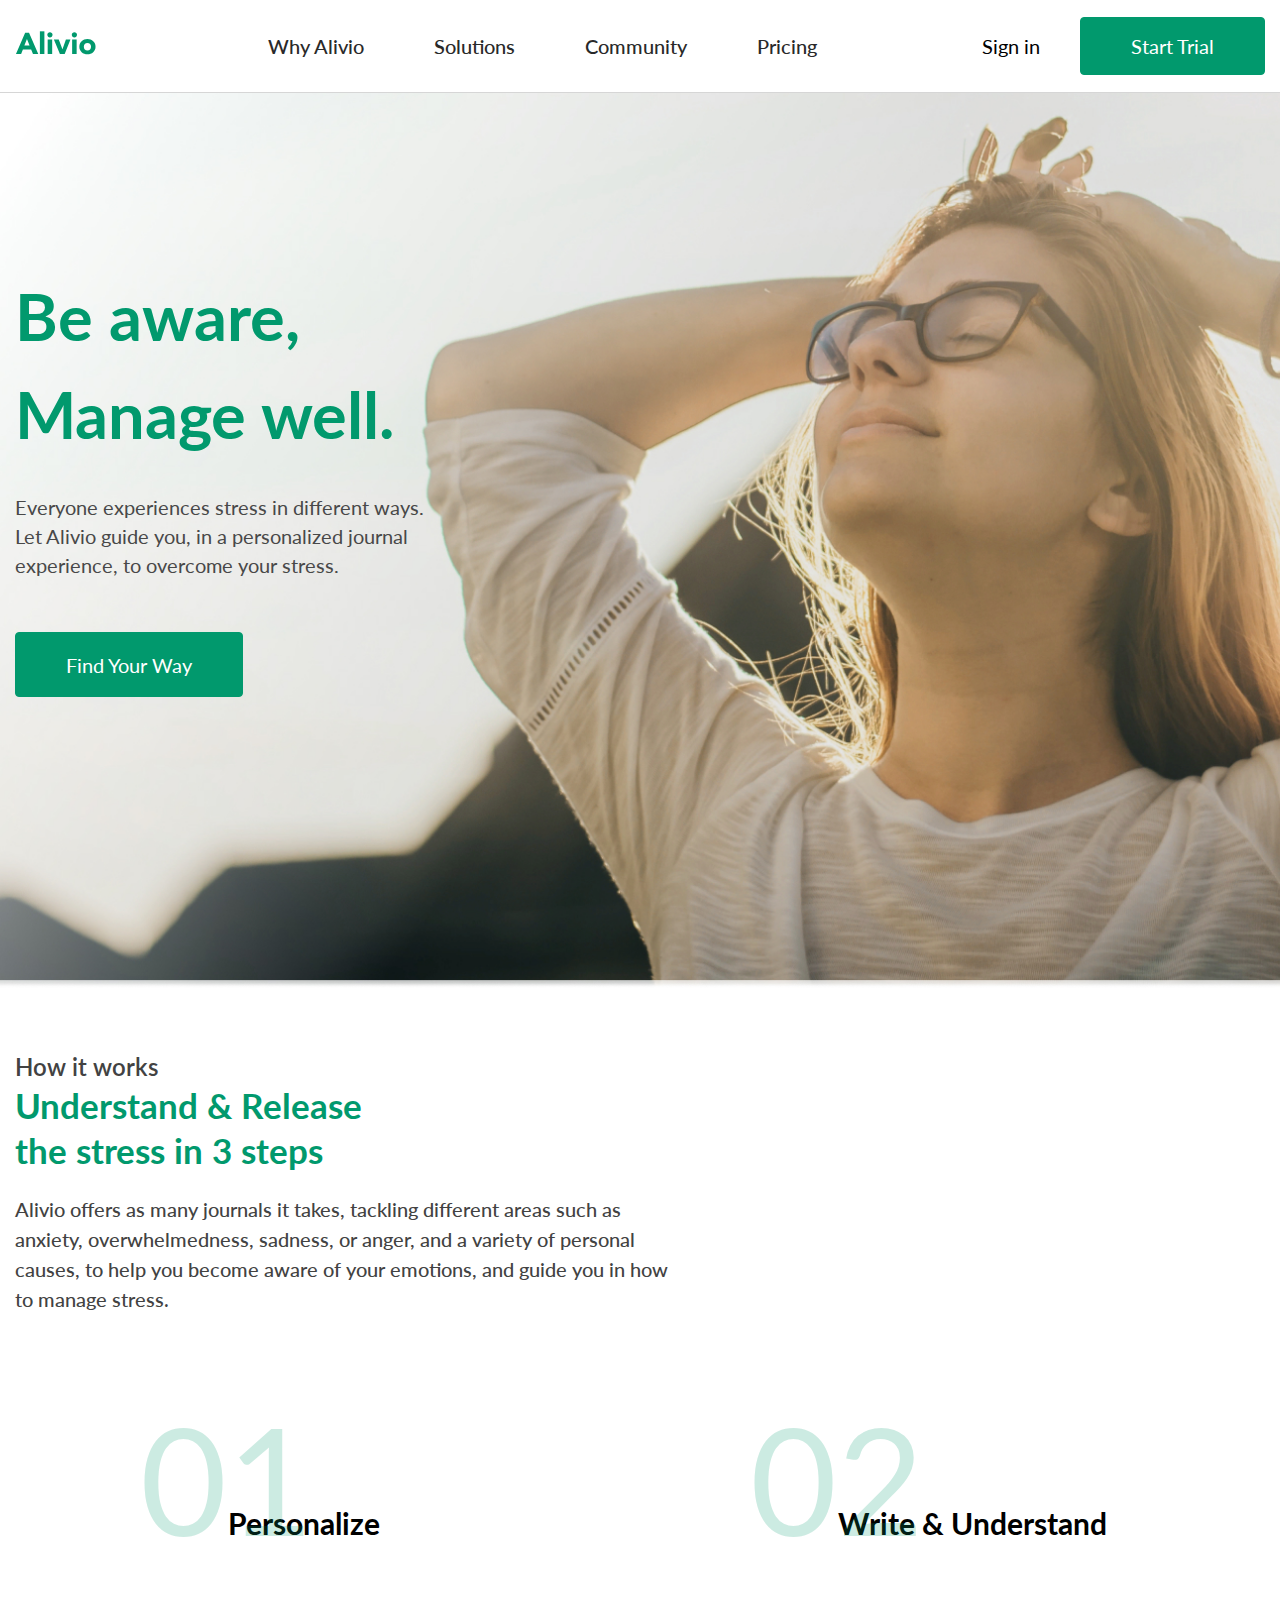
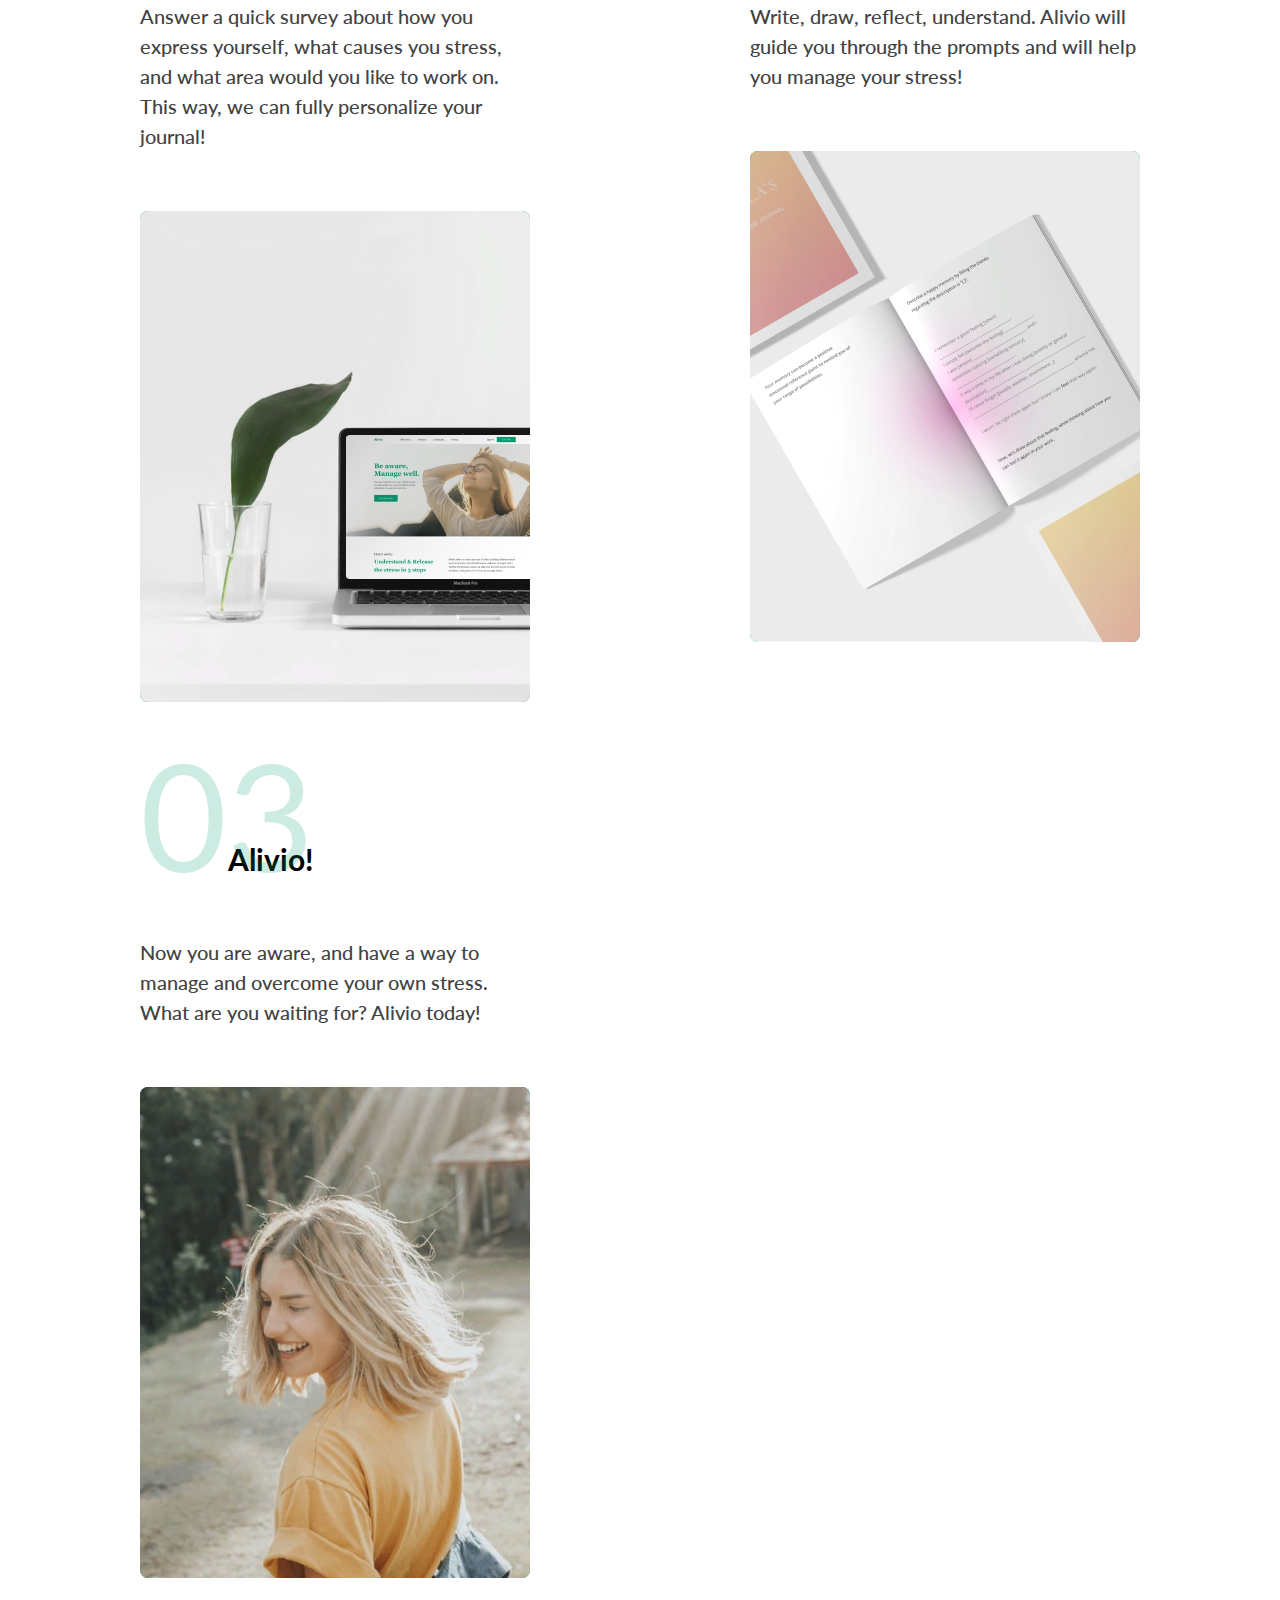
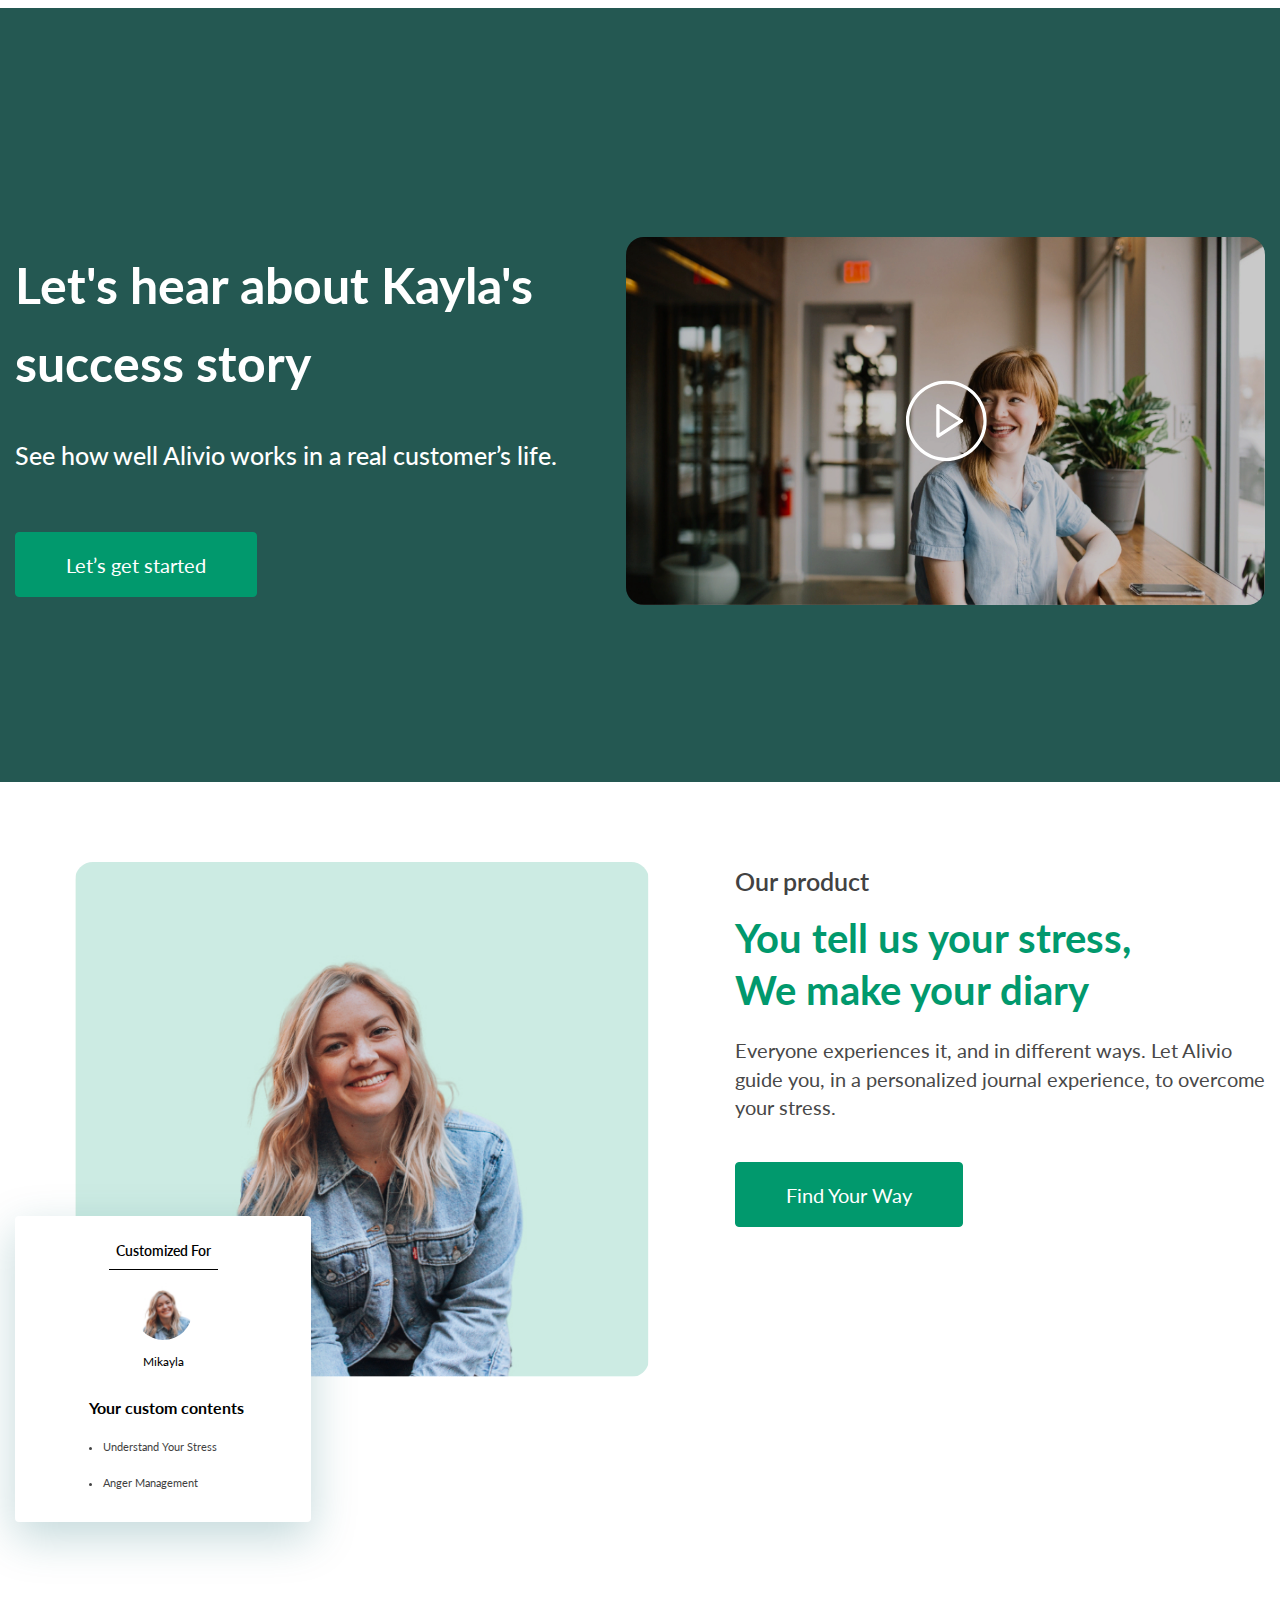
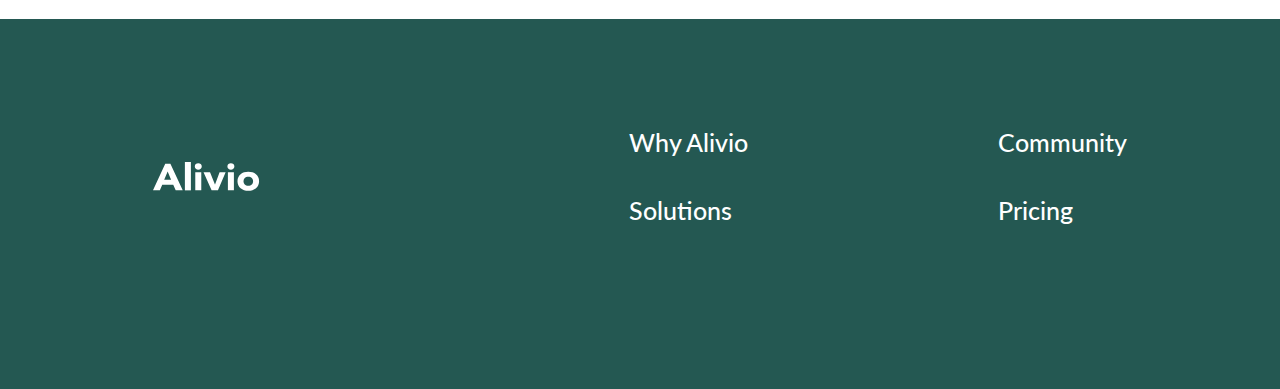
<file: index.html>
<!DOCTYPE html>
<html lang="en">
<head>
    <meta charset="UTF-8">
    <meta http-equiv="X-UA-Compatible" content="IE=edge">
    <meta name="viewport" content="width=device-width, initial-scale=1.0">
    <title>Alivio</title>
    <link rel="stylesheet" href="./css/main.css">
    <link rel="stylesheet" href="./css/media.css">
    <link rel="stylesheet" href="./css/reset.css">

    <link rel="icon" type="image/png" sizes="32x32" href="./img/favicon-32x32.png">
    <link rel="icon" type="image/png" sizes="16x16" href="./img/favicon-16x16.png">
    <link rel="shortcut icon" href="./img/favicon.ico.png">
    
    <!--<link rel="stylesheet" href="./fonts/Georgia/stylesheet.css">
    <link rel="stylesheet" href="./fonts/Lato/stylesheet.css">-->
</head>

<body>
    
    <header class="header">
        <div class="container">
            <div class="header-row">
                <div class="header-logo">
                    <a href="index.html">
                        <img src="./img/logo.svg" alt="logo">
                    </a>
                </div>

                <nav class="header-nav">
                        <ul>
                            <li><a href="works.html">Why Alivio</a></li>
                            <li><a href="solutions.html">Solutions</a></li>
                            <li><a href="community.html">Community</a></li>
                            <li><a href="pricing.html">Pricing</a></li>
                        </ul>
                </nav>

                <div class="header-login">
                    <a class="header-login-link" href="!#">Sign in</a>
                    <a href="!#" class="btn">Start Trial</a>
                </div>

                <button type="button" class="mobile-nav-button">
                    <span class="mobile-nav-button__icon"></span>
                </button>
            </div>
        </div>
    </header>

    <div class="mobile-nav">
        <img class="mobile-nav-logo" src="./img/logo.svg" alt="Alivio">

        <nav class="mobile-nav-list">
            <ul>
                <li><a href="works.html">Why Alivio</a></li>
                <li><a href="solutions.html">Solutions</a></li>
                <li><a href="community.html">Community</a></li>
                <li><a href="pricing.html">Pricing</a></li>
            </ul>
        </nav>

        <div class="mobile-login">
            <a href="!#">Sign in</a>
            <a href="!#" class="btn btn-big">Start Trial</a>
        </div>
    </div>

    <main>
        <section class="home">
            <div class="container">
                <div class="home-content">
                    <h1 class="home-haeding">Be aware, Manage well.</h1>
                    <div class="home-text">
                        <p>Everyone experiences stress in different ways. Let Alivio guide you, in a personalized journal experience, to overcome your stress.</p>
                    </div>
                    <div class="home-btn">
                        <a href="!#" class="btn btn-big">Find Your Way</a>
                    </div>
                </div>
            </div>
            
            <div class="home-bg-img">
                <img src="./img/BG.jpg" alt="Background cover">
            </div>
        </section>

        <section class="how-it-works">
            <div class="container">
                
                <div class="how-it-works-header">
                    <div class="how-it-works-header-head">
                        <h2 class="how-it-works-title">How it works</h2>
                        <h3 class="how-it-works-subtitle">Understand & Release the stress in 3 steps</h3>
                    </div>
                    <div class="how-it-works-header-content">
                        <p>Alivio offers as many journals it takes, tackling different areas such as anxiety, overwhelmedness, sadness, or anger, and a variety of personal causes, to help you become aware of your emotions, and guide you in how to manage stress.</p>
                    </div>
                </div>

                <div class="how-it-works-steps">
                    <div class="step">
                        <h3 class="step-heading" data-number="01">Personalize</h3>
                        <div class="step-text">
                            <p>Answer a quick survey about how you express yourself, what causes you stress, and what area would you like to work on. This way, we can fully personalize your journal!</p>
                        </div>
                        <div class="step-img-wrapper">
                            <img class="step-img" src="./img/steps/step1.jpg" alt="step1">
                        </div>
                    </div>

                    <div class="step">
                        <h3 class="step-heading" data-number="02">Write & Understand</h3>
                        <div class="step-text">
                            <p>Write, draw, reflect, understand. Alivio will guide you through the prompts and will help you manage your stress!</p>
                        </div>
                        <div class="step-img-wrapper">
                            <img class="step-img" src="./img/steps/step2.jpg" alt="step1">
                        </div>
                    </div>

                    <div class="step">
                        <h3 class="step-heading" data-number="03">Alivio!</h3>
                        <div class="step-text">
                            <p>Now you are aware, and have a way to manage and overcome your own stress. What are you waiting for? Alivio today!</p>
                        </div>
                        <div class="step-img-wrapper">
                            <img class="step-img" src="./img/steps/step3.jpg" alt="step1">
                        </div>
                    </div>
                </div>
            </div>
        </section>

        <section class="story">
            <div class="container container-wide">
                <div class="story-row">
                    <div class="story-content">
                        <h2 class="story-heading">Let's hear about Kayla's success story</h2>
                        <div class="story-text">
                            <p>See how well Alivio works in a real customer’s life.</p>
                        </div>
                        <div class="story-btn">
                            <a href="#" class="btn btn-big">Let’s get started</a>
                        </div>
                    </div>

                    <div class="story-video">
                        
                            <div id="video-story-overlay" class="story-video-overlay">
                                <button id="video-story-btn" class="story-video-btn">
                                    <img id="video-story-btn-icon" width="82" height="82" src="./img/story-video/play-white.svg" alt="Play">
                                </button>
                            </div>
                            
                            <img src="./img/story-video/story.jpg" alt="Video" class="story-video-object">

                            <!--<video class="story-video-object" id="video-story">
                                <source src="/video/story.mp4" type="video/mp4">
                            </video>-->
                        
                    </div>
                </div>
            </div>
        </section>

        <section class="product">
            <div class="container">
                <div class="product-row">
                    <div class="product-img-wrapper">
                        <img src="./img/product/photo.jpg" class="product-img" alt="Photo">

                        <div class="product-card">
                            <div class="card">
                                <h3 class="card-title">Customized For</h3>
                                <div class="card-avatar">
                                    <div class="avatar">
                                        <img class="avatar-img" src="./img/product/avatar.jpg" alt="avatar">
                                        <h4 class="avatar-name">Mikayla</h4>
                                </div>
                            </div>
                            
                            <div class="card-contents">
                                <div class="card-contents-title">Your custom contents</div>
                                <ul>
                                    <li>Understand Your Stress</li>
                                    <li>Anger Management</li>
                                </ul>
                            </div>
                            </div>
                        </div>
                    </div>

                    <div class="product-content">
                        <h2 class="product-content-title">Our product</h2>
                        <h3 class="product-content-subtitle">You tell us your stress,<br>We make your diary</h3>
                        <div class="product-content-text">
                            <p>Everyone experiences it, and in different ways. Let Alivio guide you, in a personalized journal experience, to overcome your stress.</p>
                        </div>
                        <div class="product-content-btn">
                            <a href="#" class="btn btn-big">Find Your Way</a>
                        </div>
                    </div>
                </div>
            </div>
        </section>
    </main>

    <footer class="footer">
        <div class="container">
            <div class="footer-row">
                <div class="footer-logo">
                    <a href="index.html">
                        <img src="./img/Alivio.svg" alt="logo">
                    </a>                  
                </div>

                <nav class="footer-nav">
                    <ul>
                        <li><a href="works.html">Why Alivio</a></li>
                        <li><a href="solutions.html">Solutions</a></li>
                    </ul>
                    <ul>
                        <li><a href="community.html">Community</a></li>
                        <li><a href="pricing.html">Pricing</a></li>
                    </ul>
                </nav>
            </div>
        </div>
    </footer>

    <script src="./js/main.js"></script>
</body>
</html>
</file>
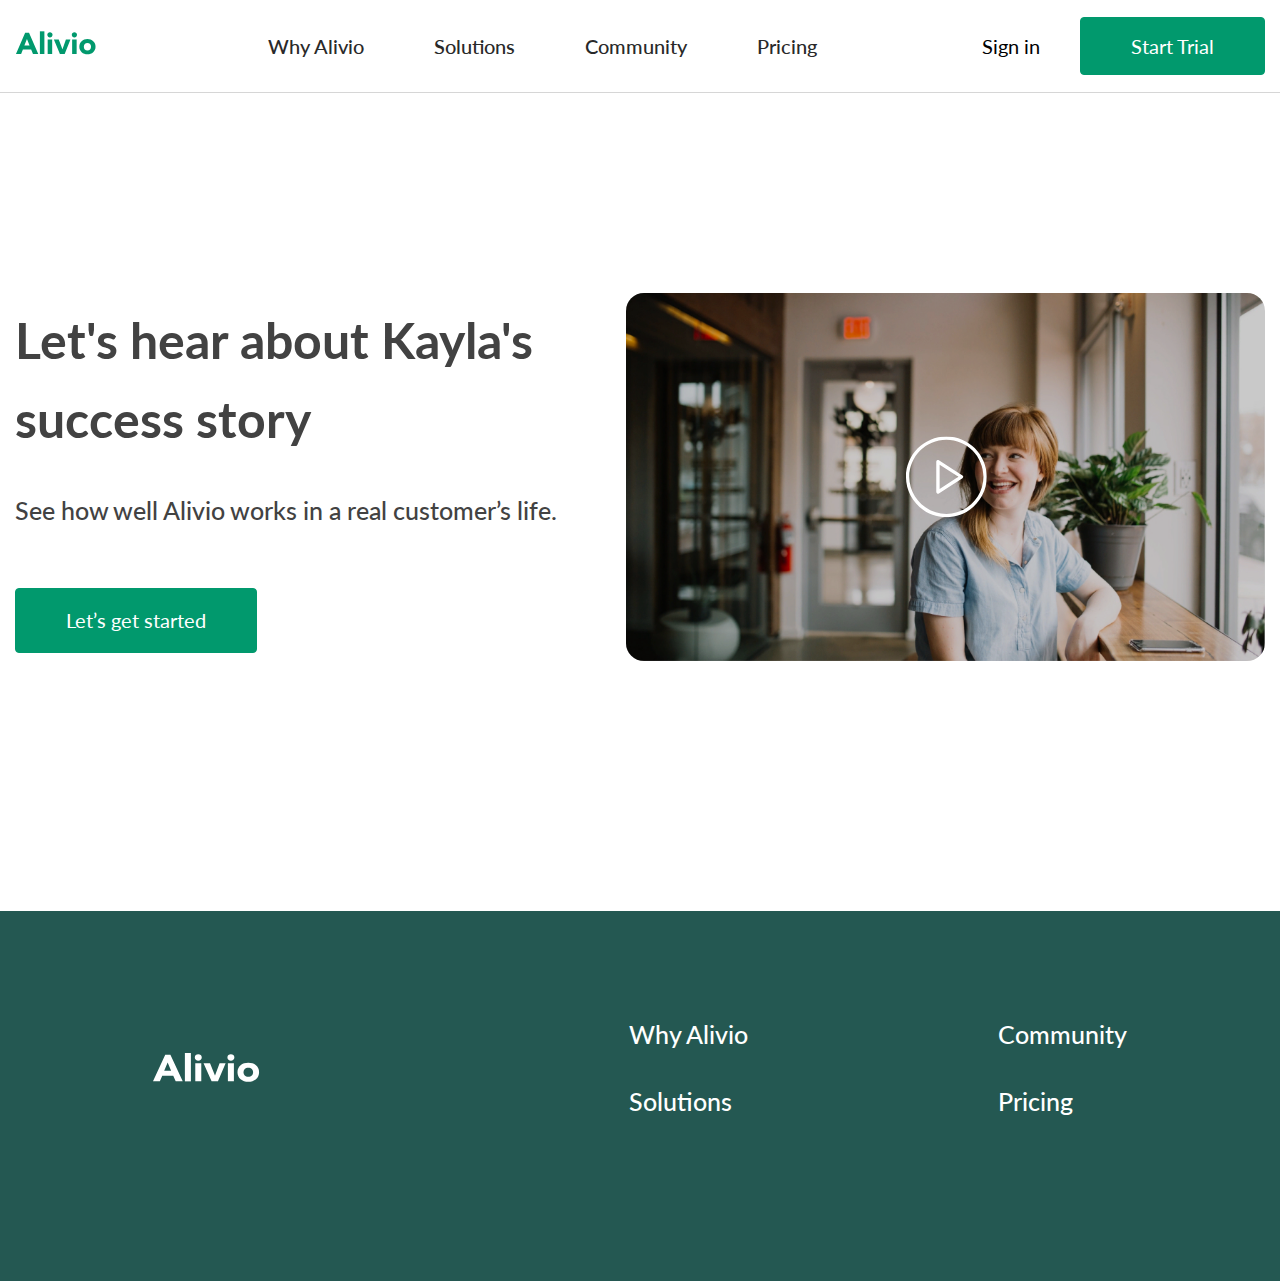
<file: community.html>
<!DOCTYPE html>
<html lang="en">
<head>
    <meta charset="UTF-8">
    <meta http-equiv="X-UA-Compatible" content="IE=edge">
    <meta name="viewport" content="width=device-width, initial-scale=1.0">
    <title>Alivio</title>
    <link rel="stylesheet" href="./css/main.css">
    <link rel="stylesheet" href="./css/media.css">
    <link rel="stylesheet" href="./css/reset.css">

    <link rel="icon" type="image/png" sizes="32x32" href="./img/favicon-32x32.png">
    <link rel="icon" type="image/png" sizes="16x16" href="./img/favicon-16x16.png">
    <link rel="shortcut icon" href="./img/favicon.ico.png">

    <!--<link rel="stylesheet" href="./fonts/Georgia/stylesheet.css">
    <link rel="stylesheet" href="./fonts/Lato/stylesheet.css">-->
</head>

<body>
    
    <header class="header">
        <div class="container">
            <div class="header-row">
                <div class="header-logo">
                    <a href="index.html">
                        <img src="./img/logo.svg" alt="logo">
                    </a>
                </div>

                <nav class="header-nav">
                        <ul>
                            <li><a href="works.html">Why Alivio</a></li>
                            <li><a href="solutions.html">Solutions</a></li>
                            <li><a href="community.html">Community</a></li>
                            <li><a href="pricing.html">Pricing</a></li>
                        </ul>
                </nav>

                <div class="header-login">
                    <a class="header-login-link" href="!#">Sign in</a>
                    <a href="!#" class="btn">Start Trial</a>
                </div>

                <button type="button" class="mobile-nav-button">
                    <span class="mobile-nav-button__icon"></span>
                </button>
            </div>
        </div>
    </header>

    <div class="mobile-nav">
        <img class="mobile-nav-logo" src="./img/logo.svg" alt="Alivio">

        <nav class="mobile-nav-list">
            <ul>
                <li><a href="works.html">Why Alivio</a></li>
                <li><a href="solutions.html">Solutions</a></li>
                <li><a href="community.html">Community</a></li>
                <li><a href="pricing.html">Pricing</a></li>
            </ul>
        </nav>

        <div class="mobile-login">
            <a href="!#">Sign in</a>
            <a href="!#" class="btn btn-big">Start Trial</a>
        </div>
    </div>

    <main>
        <section class="story community">
            <div class="container container-wide">
                <div class="story-row">
                    <div class="story-content">
                        <h2 class="story-heading">Let's hear about Kayla's success story</h2>
                        <div class="story-text">
                            <p>See how well Alivio works in a real customer’s life.</p>
                        </div>
                        <div class="story-btn">
                            <a href="#" class="btn btn-big">Let’s get started</a>
                        </div>
                    </div>

                    <div class="story-video">
                        
                            <div id="video-story-overlay" class="story-video-overlay">
                                <button id="video-story-btn" class="story-video-btn">
                                    <img id="video-story-btn-icon" width="82" height="82" src="./img/story-video/play-white.svg" alt="Play">
                                </button>
                            </div>
                            
                            <img src="./img/story-video/story.jpg" alt="Video" class="story-video-object">

                            <!--<video class="story-video-object" id="video-story">
                                <source src="/video/story.mp4" type="video/mp4">
                            </video>-->
                        
                    </div>
                </div>
            </div>
        </section>
    </main>

    <footer class="footer">
        <div class="container">
            <div class="footer-row">
                <div class="footer-logo">
                    <a href="index.html">
                        <img src="./img/Alivio.svg" alt="logo">
                    </a>                  
                </div>

                <nav class="footer-nav">
                    <ul>
                        <li><a href="works.html">Why Alivio</a></li>
                        <li><a href="solutions.html">Solutions</a></li>
                    </ul>
                    <ul>
                        <li><a href="community.html">Community</a></li>
                        <li><a href="pricing.html">Pricing</a></li>
                    </ul>
                </nav>
            </div>
        </div>
    </footer>

    <script src="./js/main.js"></script>
</body>
</html>
</file>
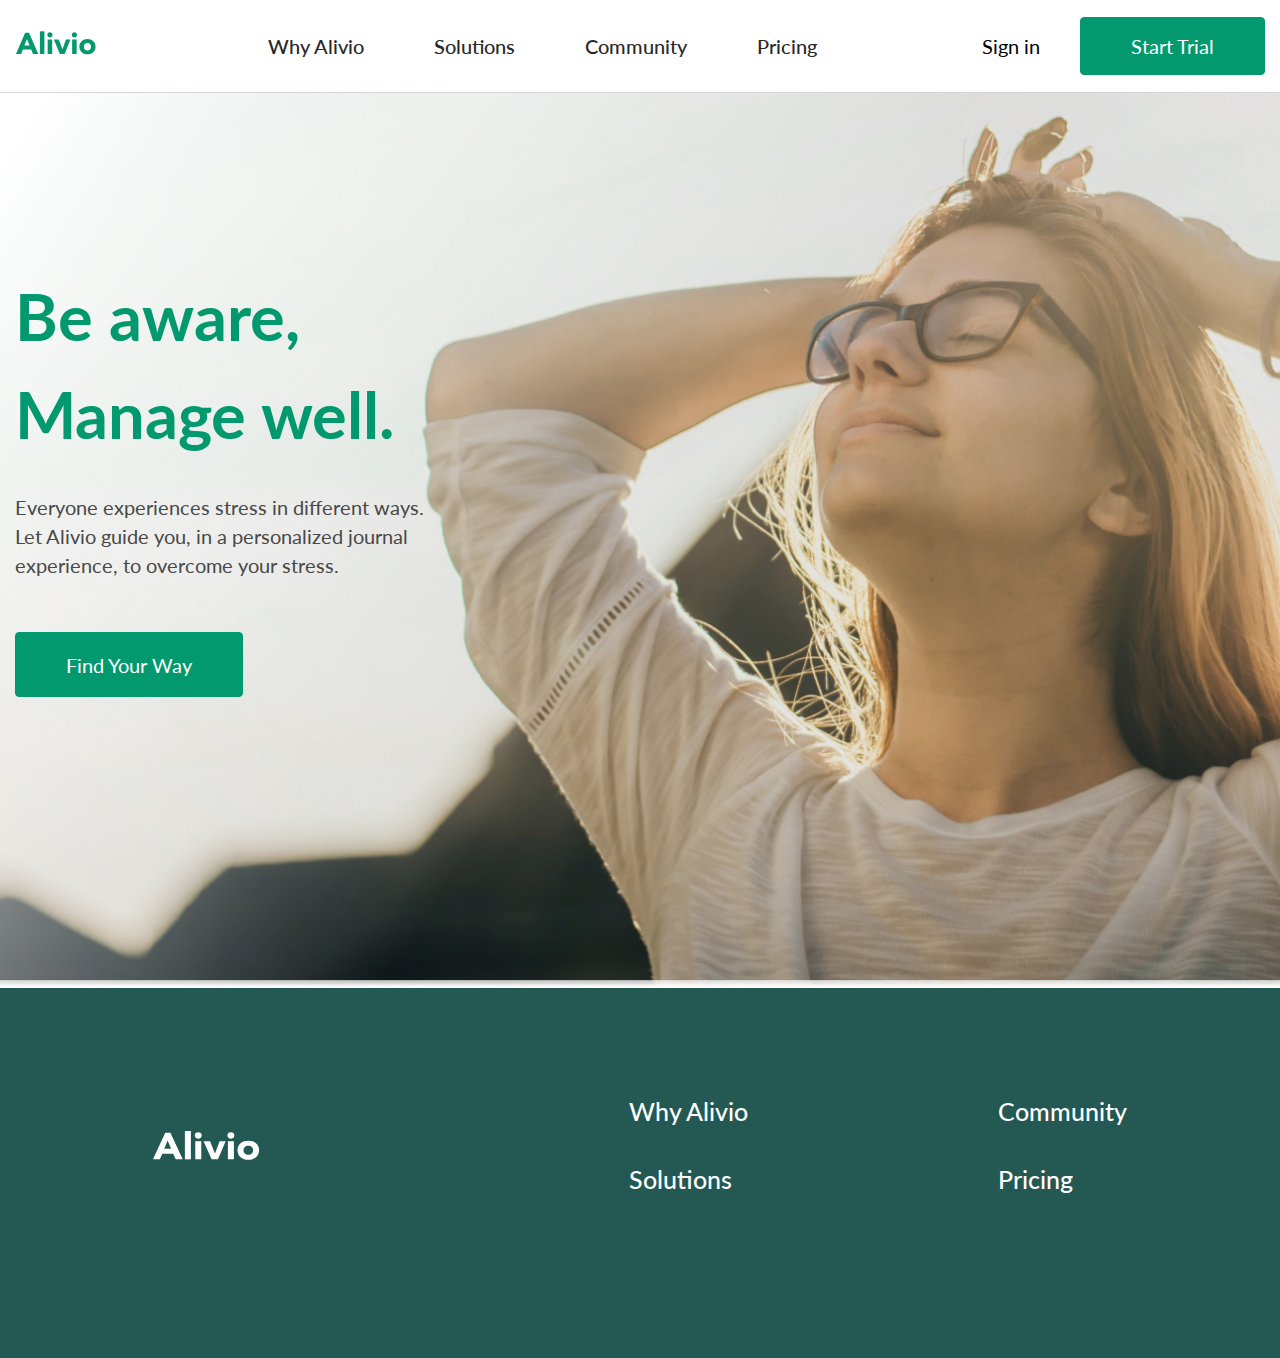
<file: pricing.html>
<!DOCTYPE html>
<html lang="en">
<head>
    <meta charset="UTF-8">
    <meta http-equiv="X-UA-Compatible" content="IE=edge">
    <meta name="viewport" content="width=device-width, initial-scale=1.0">
    <title>Alivio</title>
    <link rel="stylesheet" href="./css/main.css">
    <link rel="stylesheet" href="./css/media.css">
    <link rel="stylesheet" href="./css/reset.css">

    <link rel="icon" type="image/png" sizes="32x32" href="./img/favicon-32x32.png">
    <link rel="icon" type="image/png" sizes="16x16" href="./img/favicon-16x16.png">
    <link rel="shortcut icon" href="./img/favicon.ico.png">

    <!--<link rel="stylesheet" href="./fonts/Georgia/stylesheet.css">
    <link rel="stylesheet" href="./fonts/Lato/stylesheet.css">-->
</head>

<body>
    
    <header class="header">
        <div class="container">
            <div class="header-row">
                <div class="header-logo">
                    <a href="index.html">
                        <img src="./img/logo.svg" alt="logo">
                    </a>
                </div>

                <nav class="header-nav">
                        <ul>
                            <li><a href="works.html">Why Alivio</a></li>
                            <li><a href="solutions.html">Solutions</a></li>
                            <li><a href="community.html">Community</a></li>
                            <li><a href="pricing.html">Pricing</a></li>
                        </ul>
                </nav>

                <div class="header-login">
                    <a class="header-login-link" href="!#">Sign in</a>
                    <a href="!#" class="btn">Start Trial</a>
                </div>

                <button type="button" class="mobile-nav-button">
                    <span class="mobile-nav-button__icon"></span>
                </button>
            </div>
        </div>
    </header>

    <div class="mobile-nav">
        <img class="mobile-nav-logo" src="./img/logo.svg" alt="Alivio">

        <nav class="mobile-nav-list">
            <ul>
                <li><a href="works.html">Why Alivio</a></li>
                <li><a href="solutions.html">Solutions</a></li>
                <li><a href="community.html">Community</a></li>
                <li><a href="pricing.html">Pricing</a></li>
            </ul>
        </nav>

        <div class="mobile-login">
            <a href="!#">Sign in</a>
            <a href="!#" class="btn btn-big">Start Trial</a>
        </div>
    </div>

    <main>
        <section class="home">
            <div class="container">
                <div class="home-content">
                    <h1 class="home-haeding">Be aware, Manage well.</h1>
                    <div class="home-text">
                        <p>Everyone experiences stress in different ways. Let Alivio guide you, in a personalized journal experience, to overcome your stress.</p>
                    </div>
                    <div class="home-btn">
                        <a href="!#" class="btn btn-big">Find Your Way</a>
                    </div>
                </div>
            </div>
            
            <div class="home-bg-img">
                <img src="./img/BG.jpg" alt="Background cover">
            </div>
        </section>
    </main>

    <footer class="footer">
        <div class="container">
            <div class="footer-row">
                <div class="footer-logo">
                    <a href="index.html">
                        <img src="./img/Alivio.svg" alt="logo">
                    </a>                  
                </div>

                <nav class="footer-nav">
                    <ul>
                        <li><a href="works.html">Why Alivio</a></li>
                        <li><a href="solutions.html">Solutions</a></li>
                    </ul>
                    <ul>
                        <li><a href="community.html">Community</a></li>
                        <li><a href="pricing.html">Pricing</a></li>
                    </ul>
                </nav>
            </div>
        </div>
    </footer>

    <script src="./js/main.js"></script>
</body>
</html>
</file>
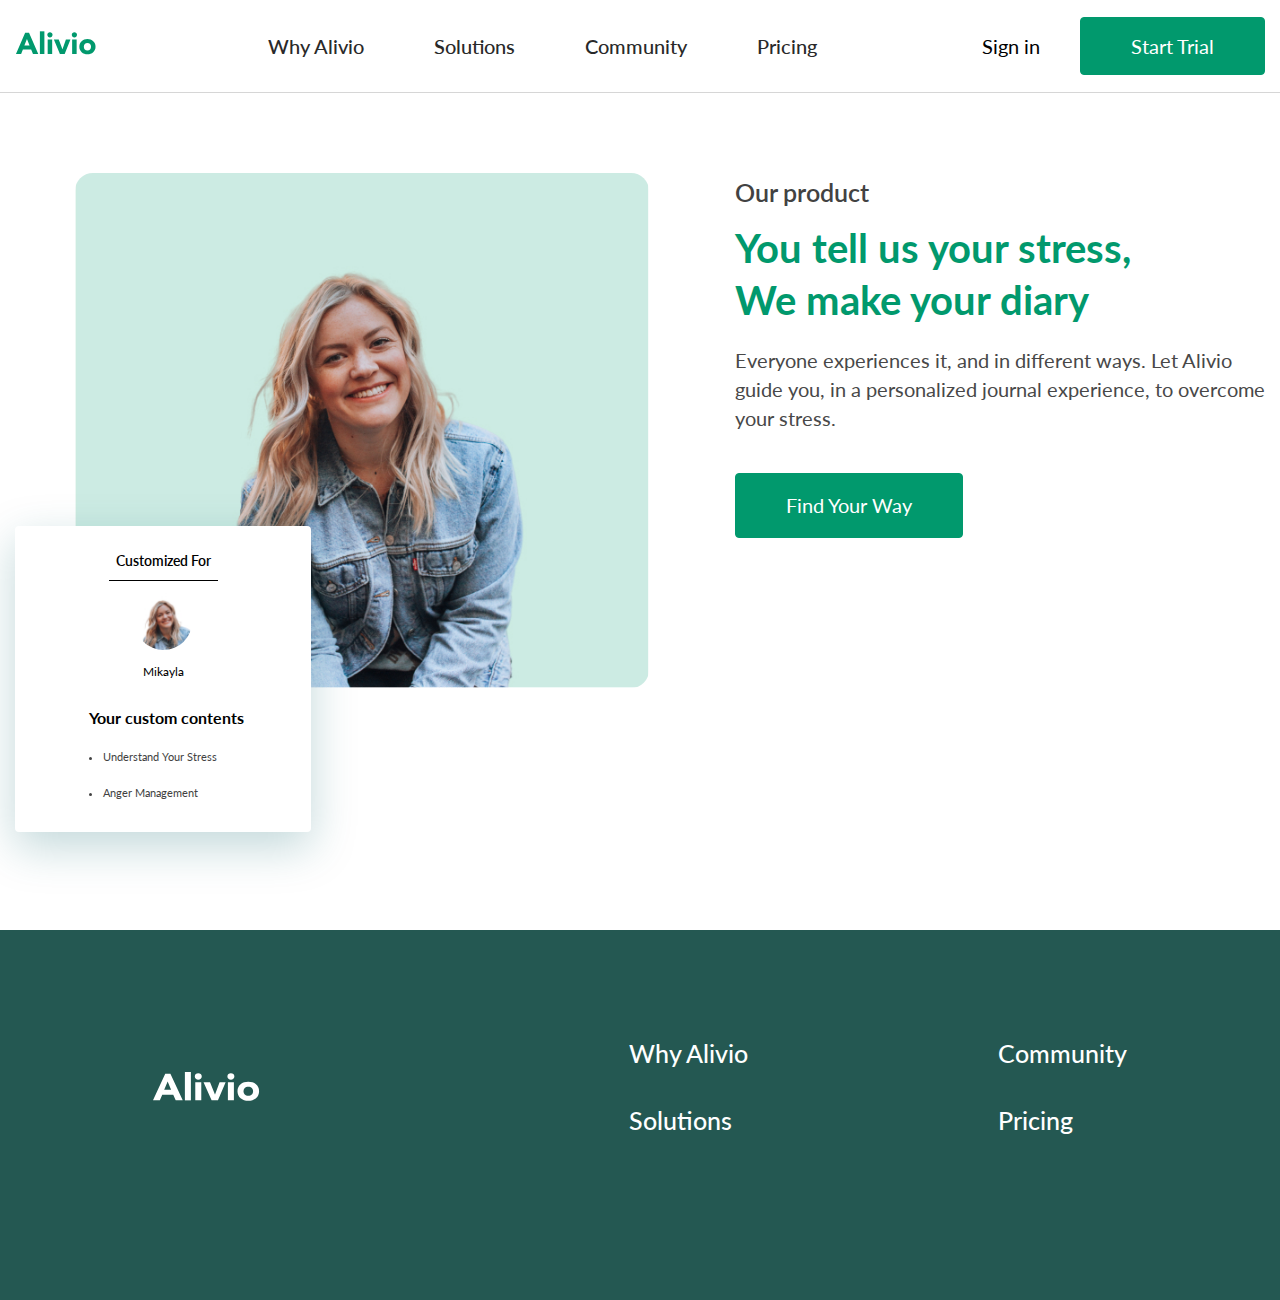
<file: solutions.html>
<!DOCTYPE html>
<html lang="en">
<head>
    <meta charset="UTF-8">
    <meta http-equiv="X-UA-Compatible" content="IE=edge">
    <meta name="viewport" content="width=device-width, initial-scale=1.0">
    <title>Alivio</title>
    <link rel="stylesheet" href="./css/main.css">
    <link rel="stylesheet" href="./css/media.css">
    <link rel="stylesheet" href="./css/reset.css">

    <link rel="icon" type="image/png" sizes="32x32" href="./img/favicon-32x32.png">
    <link rel="icon" type="image/png" sizes="16x16" href="./img/favicon-16x16.png">
    <link rel="shortcut icon" href="./img/favicon.ico.png">

    <!--<link rel="stylesheet" href="./fonts/Georgia/stylesheet.css">
    <link rel="stylesheet" href="./fonts/Lato/stylesheet.css">-->
</head>

<body>
    
    <header class="header">
        <div class="container">
            <div class="header-row">
                <div class="header-logo">
                    <a href="index.html">
                        <img src="./img/logo.svg" alt="logo">
                    </a>
                </div>

                <nav class="header-nav">
                        <ul>
                            <li><a href="works.html">Why Alivio</a></li>
                            <li><a href="solutions.html">Solutions</a></li>
                            <li><a href="community.html">Community</a></li>
                            <li><a href="pricing.html">Pricing</a></li>
                        </ul>
                </nav>

                <div class="header-login">
                    <a class="header-login-link" href="!#">Sign in</a>
                    <a href="!#" class="btn">Start Trial</a>
                </div>

                <button type="button" class="mobile-nav-button">
                    <span class="mobile-nav-button__icon"></span>
                </button>
            </div>
        </div>
    </header>

    <div class="mobile-nav">
        <img class="mobile-nav-logo" src="./img/logo.svg" alt="Alivio">

        <nav class="mobile-nav-list">
            <ul>
                <li><a href="works.html">Why Alivio</a></li>
                <li><a href="solutions.html">Solutions</a></li>
                <li><a href="community.html">Community</a></li>
                <li><a href="pricing.html">Pricing</a></li>
            </ul>
        </nav>

        <div class="mobile-login">
            <a href="!#">Sign in</a>
            <a href="!#" class="btn btn-big">Start Trial</a>
        </div>
    </div>

    <main>
        <section class="product">
            <div class="container">
                <div class="product-row">
                    <div class="product-img-wrapper">
                        <img src="./img/product/photo.jpg" class="product-img" alt="Photo">

                        <div class="product-card">
                            <div class="card">
                                <h3 class="card-title">Customized For</h3>
                                <div class="card-avatar">
                                    <div class="avatar">
                                        <img class="avatar-img" src="./img/product/avatar.jpg" alt="avatar">
                                        <h4 class="avatar-name">Mikayla</h4>
                                </div>
                            </div>
                            
                            <div class="card-contents">
                                <div class="card-contents-title">Your custom contents</div>
                                <ul>
                                    <li>Understand Your Stress</li>
                                    <li>Anger Management</li>
                                </ul>
                            </div>
                            </div>
                        </div>
                    </div>

                    <div class="product-content">
                        <h2 class="product-content-title">Our product</h2>
                        <h3 class="product-content-subtitle">You tell us your stress,<br>We make your diary</h3>
                        <div class="product-content-text">
                            <p>Everyone experiences it, and in different ways. Let Alivio guide you, in a personalized journal experience, to overcome your stress.</p>
                        </div>
                        <div class="product-content-btn">
                            <a href="#" class="btn btn-big">Find Your Way</a>
                        </div>
                    </div>
                </div>
            </div>
        </section>
    </main>

<footer class="footer">
    <div class="container">
        <div class="footer-row">
            <div class="footer-logo">
                <a href="index.html">
                    <img src="./img/Alivio.svg" alt="logo">
                </a>                  
            </div>

            <nav class="footer-nav">
                <ul>
                    <li><a href="works.html">Why Alivio</a></li>
                    <li><a href="solutions.html">Solutions</a></li>
                </ul>
                <ul>
                    <li><a href="community.html">Community</a></li>
                    <li><a href="pricing.html">Pricing</a></li>
                </ul>
            </nav>
        </div>
    </div>
</footer>

<script src="./js/main.js"></script>
</body>
</html>
</file>
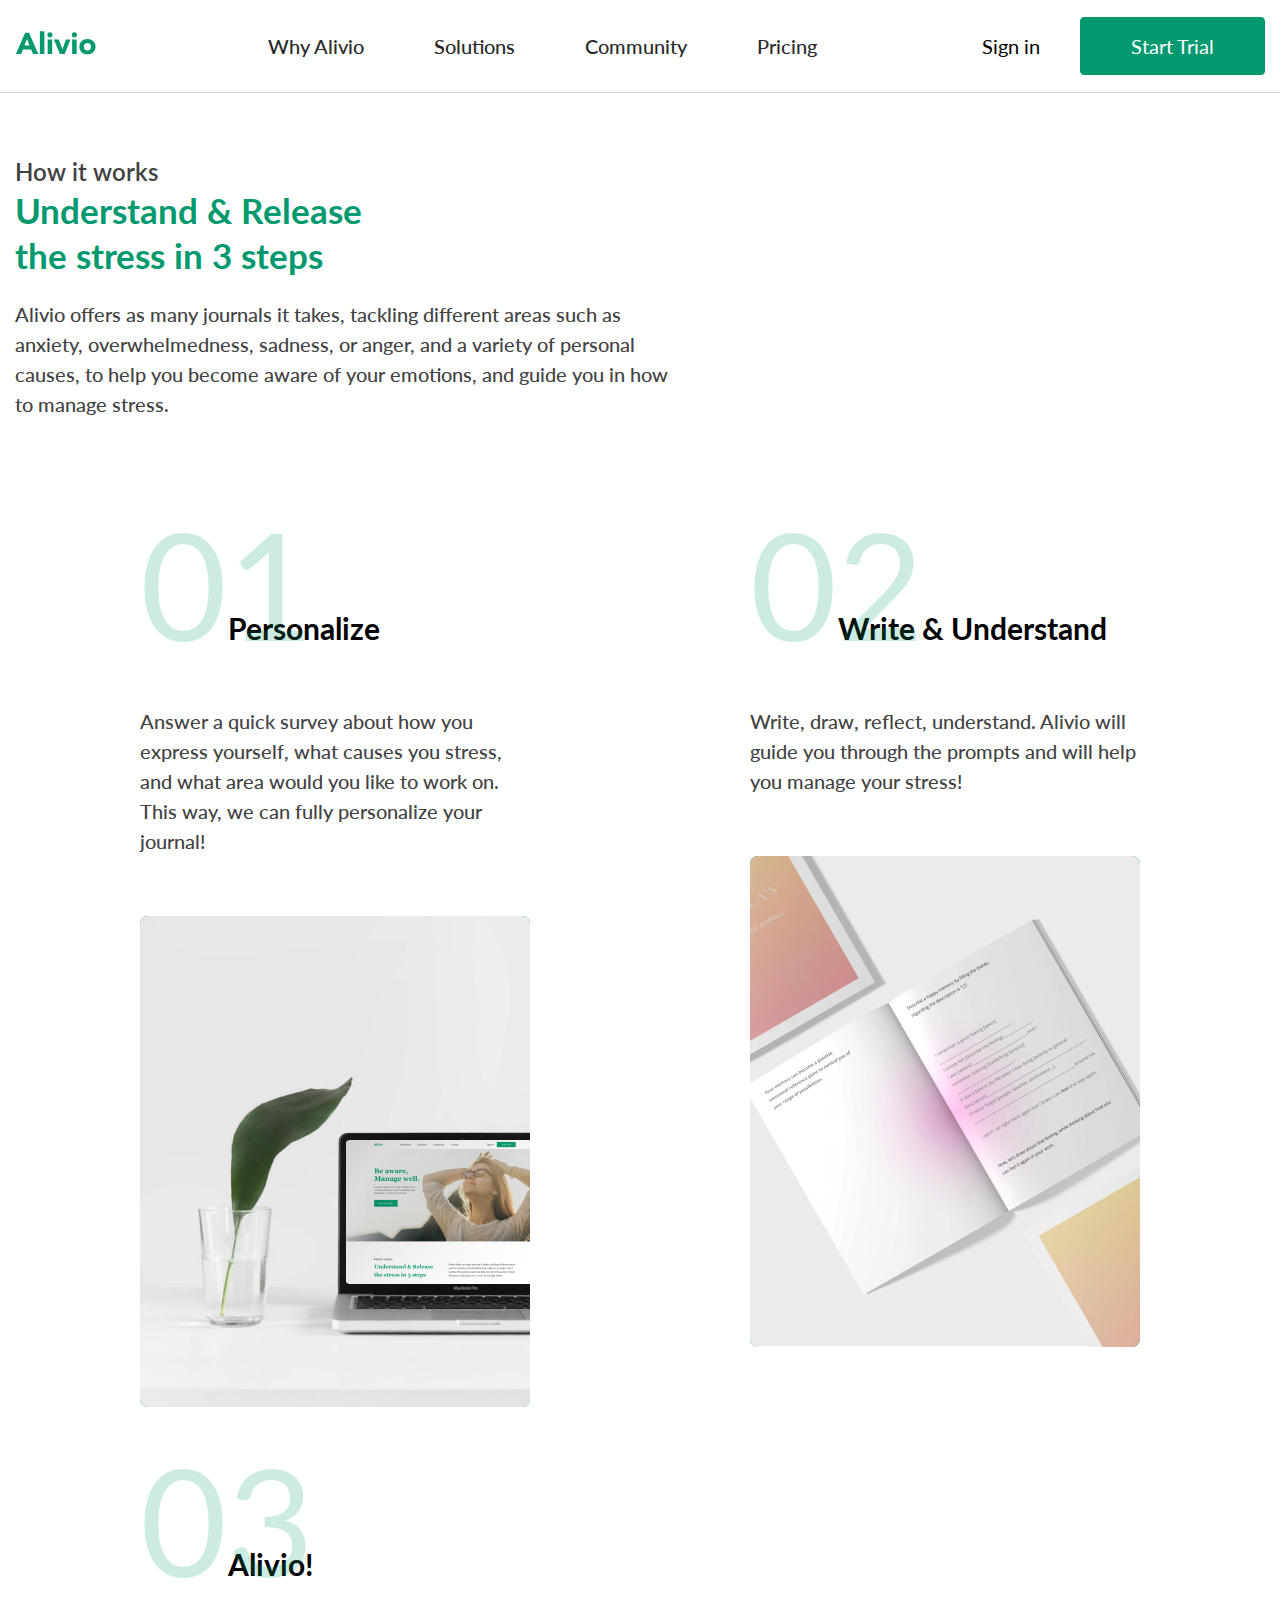
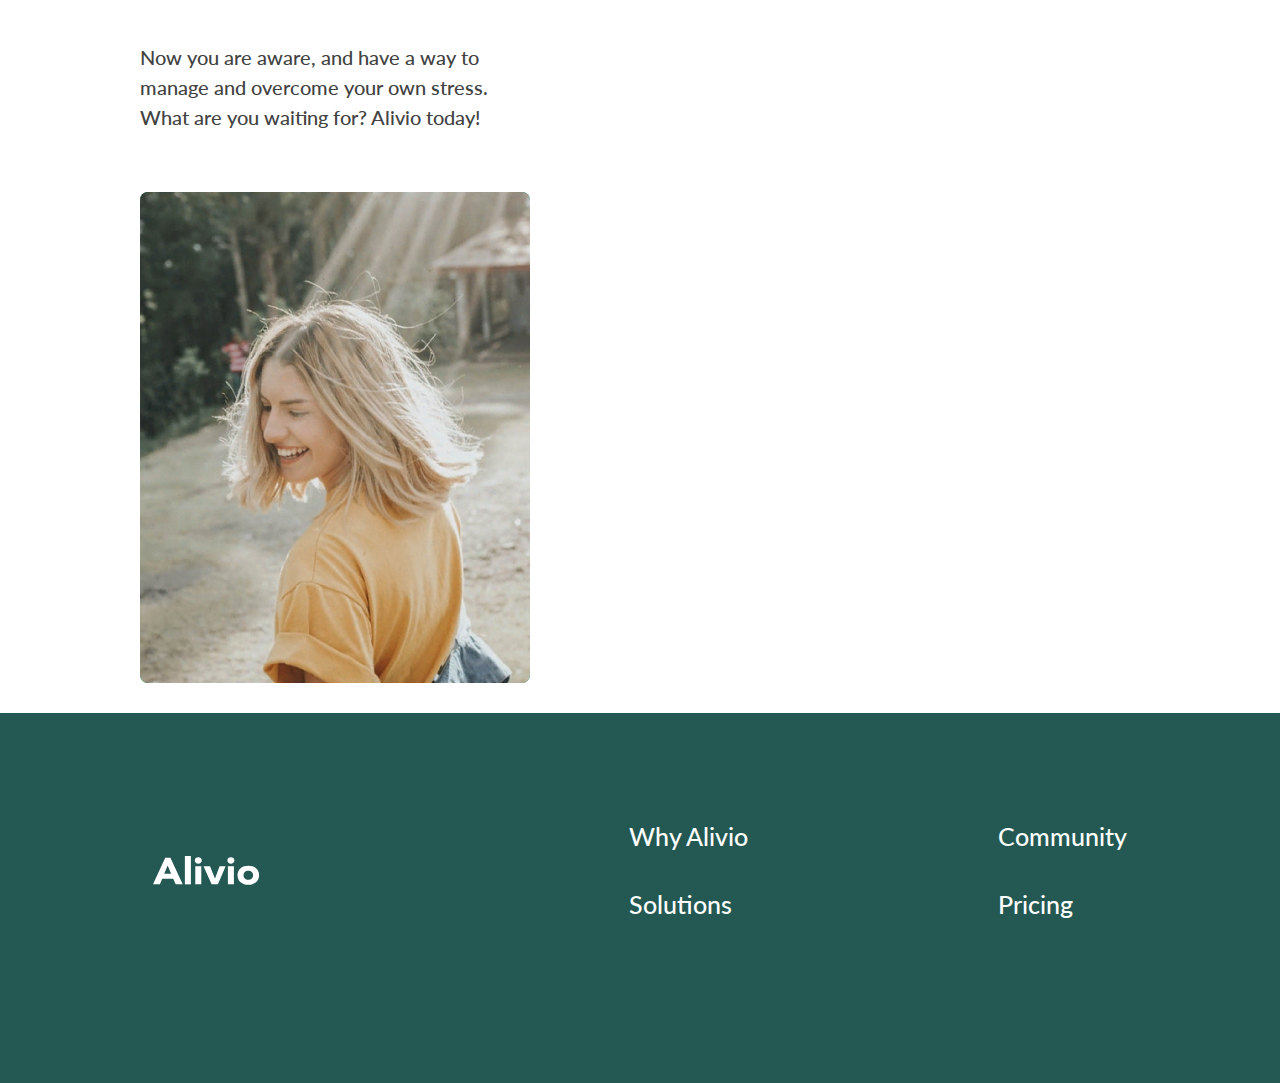
<file: works.html>
<!DOCTYPE html>
<html lang="en">
<head>
    <meta charset="UTF-8">
    <meta http-equiv="X-UA-Compatible" content="IE=edge">
    <meta name="viewport" content="width=device-width, initial-scale=1.0">
    <title>Alivio</title>
    <link rel="stylesheet" href="./css/main.css">
    <link rel="stylesheet" href="./css/media.css">
    <link rel="stylesheet" href="./css/reset.css">

    <link rel="icon" type="image/png" sizes="32x32" href="./img/favicon-32x32.png">
    <link rel="icon" type="image/png" sizes="16x16" href="./img/favicon-16x16.png">
    <link rel="shortcut icon" href="./img/favicon.ico.png">

    <!--<link rel="stylesheet" href="./fonts/Georgia/stylesheet.css">
    <link rel="stylesheet" href="./fonts/Lato/stylesheet.css">-->
</head>

<body>
    
    <header class="header">
        <div class="container">
            <div class="header-row">
                <div class="header-logo">
                    <a href="index.html">
                        <img src="./img/logo.svg" alt="logo">
                    </a>
                </div>

                <nav class="header-nav">
                        <ul>
                            <li><a href="works.html">Why Alivio</a></li>
                            <li><a href="solutions.html">Solutions</a></li>
                            <li><a href="community.html">Community</a></li>
                            <li><a href="pricing.html">Pricing</a></li>
                        </ul>
                </nav>

                <div class="header-login">
                    <a class="header-login-link" href="!#">Sign in</a>
                    <a href="!#" class="btn">Start Trial</a>
                </div>

                <button type="button" class="mobile-nav-button">
                    <span class="mobile-nav-button__icon"></span>
                </button>
            </div>
        </div>
    </header>

    <div class="mobile-nav">
        <img class="mobile-nav-logo" src="./img/logo.svg" alt="Alivio">

        <nav class="mobile-nav-list">
            <ul>
                <li><a href="works.html">Why Alivio</a></li>
                <li><a href="solutions.html">Solutions</a></li>
                <li><a href="community.html">Community</a></li>
                <li><a href="pricing.html">Pricing</a></li>
            </ul>
        </nav>

        <div class="mobile-login">
            <a href="!#">Sign in</a>
            <a href="!#" class="btn btn-big">Start Trial</a>
        </div>
    </div>

    <main>
        <section class="how-it-works how-it-why">
            <div class="container">
                
                <div class="how-it-works-header">
                    <div class="how-it-works-header-head">
                        <h2 class="how-it-works-title">How it works</h2>
                        <h3 class="how-it-works-subtitle">Understand & Release the stress in 3 steps</h3>
                    </div>
                    <div class="how-it-works-header-content">
                        <p>Alivio offers as many journals it takes, tackling different areas such as anxiety, overwhelmedness, sadness, or anger, and a variety of personal causes, to help you become aware of your emotions, and guide you in how to manage stress.</p>
                    </div>
                </div>

                <div class="how-it-works-steps">
                    <div class="step">
                        <h3 class="step-heading" data-number="01">Personalize</h3>
                        <div class="step-text">
                            <p>Answer a quick survey about how you express yourself, what causes you stress, and what area would you like to work on. This way, we can fully personalize your journal!</p>
                        </div>
                        <div class="step-img-wrapper">
                            <img class="step-img" src="./img/steps/step1.jpg" alt="step1">
                        </div>
                    </div>

                    <div class="step">
                        <h3 class="step-heading" data-number="02">Write & Understand</h3>
                        <div class="step-text">
                            <p>Write, draw, reflect, understand. Alivio will guide you through the prompts and will help you manage your stress!</p>
                        </div>
                        <div class="step-img-wrapper">
                            <img class="step-img" src="./img/steps/step2.jpg" alt="step1">
                        </div>
                    </div>

                    <div class="step">
                        <h3 class="step-heading" data-number="03">Alivio!</h3>
                        <div class="step-text">
                            <p>Now you are aware, and have a way to manage and overcome your own stress. What are you waiting for? Alivio today!</p>
                        </div>
                        <div class="step-img-wrapper">
                            <img class="step-img" src="./img/steps/step3.jpg" alt="step1">
                        </div>
                    </div>
                </div>
            </div>
        </section>
    </main>

    <footer class="footer">
        <div class="container">
            <div class="footer-row">
                <div class="footer-logo">
                    <a href="index.html">
                        <img src="./img/Alivio.svg" alt="logo">
                    </a>                  
                </div>

                <nav class="footer-nav">
                    <ul>
                        <li><a href="works.html">Why Alivio</a></li>
                        <li><a href="solutions.html">Solutions</a></li>
                    </ul>
                    <ul>
                        <li><a href="community.html">Community</a></li>
                        <li><a href="pricing.html">Pricing</a></li>
                    </ul>
                </nav>
            </div>
        </div>
    </footer>

    <script src="./js/main.js"></script>
</body>
</html>
</file>
<file: css/main.css>
@import url('https://fonts.googleapis.com/css2?family=Lato&display=swap');
@import url('https://fonts.googleapis.com/css2?family=Satisfy&display=swap');

body {
    font-family: 'Lato', sans-serif;
    /*font-family: 'Satisfy', cursive;*/
    font-weight: 400;
    font-size: 20px;
    line-height: 1.5;
    color: #424242;
    /*min-width: 1600px;*/
}

.no-scroll {
    overflow: hidden;
}

/* Utility */

.none {
    display: none !important;
}

.visually-hidden {
    position: absolute;
    opacity: 0;
    visibility: hidden;
    width: 0px;
    height: 0px;
    display: block;
    margin-left: -10000px;
    background: transparent;
    font-size: 0;
}

/* Grid */

.container {
    width: 1400px;
    padding-left: 15px;
    padding-right: 15px;
    margin-left: auto;
    margin-right: auto;
}

.container-wide {
    width: 1536px;
}

/* Mobile-nav */

.mobile-nav {
    display: none;

    position: fixed;
    z-index: 99;
    top: 0;
    left: 0;
    width: 100%;
    height: 100%;
    background-color: rgba(255, 255, 255, 1);

    /*display: flex;*/
    flex-direction: column;
    align-items: center;
    justify-content: space-between;
    padding: 40px 15px;

    text-align: center;
}

.mobile-nav ul, a {
    list-style-type: none;
    color: #424242;
}

.mobile-nav.active {
    display: flex;
}

.mobile-nav-list {
    font-size: 22px;
}

.mobile-nav-list li + li {
    margin-top: 20px;
}

.mobile-login {
    display: flex;
    align-items: center;
}

.mobile-login > * + * {
    margin-left: 30px;
}

/* Mobile-nav-button */

.mobile-nav-button {
    /* Reset for button */
    cursor: pointer;
    padding: 0;
    border: none;
    background: transparent;

    /* Nov icon styles */
    position: relative;
    z-index: 999;
    width: 40px;
    height: 30px;
   /*display: flex;*/
    justify-content: center;
    align-items: center;

    display: none;
}

.mobile-nav-button__icon {
    display: block;
    position: relative;
    width: 40px;
    height: 5px;
    background-color: #000;
}

.mobile-nav-button__icon::after,
.mobile-nav-button__icon::before {
    position: absolute;
    content: "";
    width: 40px;
    height: 5px;
    background-color: #000;
    /* Трансформация при закрывании */
    transition: transform 0.15s ease-in, top 0.15s ease-in 0.15s;
}

.mobile-nav-button__icon::before {
    left: 0;
    top: -10px;
}

.mobile-nav-button__icon::after {
    left: 0;
    top: 10px;
}

.mobile-nav-button__icon.active {
    background-color: transparent;
}

.mobile-nav-button__icon.active::before {
    transform: rotate(45deg);
    top: 0;
    /* Трансформация при открывании */
    transition: top 0.15s linear, transform 0.15s ease-in 0.15s;
}

.mobile-nav-button__icon.active::after {
    transform: rotate(-45deg);
    top: 0;
    transition: top 0.15s linear, transform 0.15s ease-in 0.15s;
}

/* Header */

.header {
    padding-top: 17px;
    padding-bottom: 17px;
    border-bottom: 1px solid #D6D6D6;
}

.header-row {
    display: flex;
    align-items: center;
}

.header-nav {
    margin-left: 172px;
}

.header-nav a {
    font-weight: 500;
    color: #292929;
    transition: color 0.2s ease;
}

.header-nav a:hover {
    color: #01996D;
}

.header-nav ul {
    display: flex;
    list-style: none;
}

.header-nav li + li {
    margin-left: 70px;
}

.header-login {
    margin-left: auto;
}

.header-login > * + * {
    margin-left: 35px;
}

.header-login a {
    color: #000;
    transition: color 0.2s ease;
}

.header-login a:hover {
    color: #01996D;
}

/* btn */

.btn, a.btn {
    display: inline-flex;
    padding: 13px 50px;
    flex-direction: column;
    align-items: center;
    gap: 30px;
    border-radius: 4px;
    border: 1px solid #01996D;
    background: #01996D;
    color: #fff;
    font-size: 20px;
    transition: opacity 0.2s ease;
}

.btn:hover, a.btn:hover {
    opacity: 0.8;
    color: #01271c;
}

.btn-big, a.btn-big {
    min-height: 65px;
    justify-content: center;
}

/* Home */

.home {
    position: relative;
    padding: 175px 0;
    min-height: 895px;
}

.home-content {
    max-width: 440px;
}

.home-haeding {
    /*margin-bottom: 30px;*/
    color: #01996D;
    font-size: 65px;
    font-weight: 700;
    line-height: 1.5;
}

.home-haeding + * {
    margin-top: 30px;
}

.home-text {
    color: #484848;
    line-height: 144.5%;
    max-width: 430px;
}

.home-text + * {
    margin-top: 53px;
}

.home-btn {
    display: flex;
}

.home-bg-img {
    z-index: -1;
    position: absolute;
    left: 0;
    top: 0;
    width: 100%;
    height: 100%;
    background-color: #ffffff;
}

.home-bg-img img {
    width: 100%;
    height: 100%;
    object-fit: cover;
}

/* How it works */

.how-it-works {
    padding-top: 169px;
    padding-bottom: 51px;
}

.how-it-why {
    padding-top: 100px;
    padding-bottom: 120px;
}

.how-it-works-header {
    padding-bottom: 52px;
    display: flex;
    justify-content: space-between;
}

.how-it-works-header-head {
    max-width: 584px;
    margin-right: 30px;
}

.how-it-works-title {
    color: #424242;
    font-size: 24px;
    font-weight: 600;
    line-height: 157%;
    margin-bottom: -3px;
}

.how-it-works-subtitle {
    color: #01996D;
    max-width: 490px;
    font-size: 50px;
    line-height: 157%;
    font-weight: 700;
}

.how-it-works-header-content {
    padding-top: 58px;
    max-width: 655px;
    line-height: 150%;
    font-weight: 500;
}

.how-it-works-steps {
    display: grid;
    grid-template-columns: repeat(auto-fit, 390px);
    column-gap: 95px;
}

.step {
    max-width: 390px;
}

.step:nth-child(2) {
    padding-top: 207px;
}

.step:nth-child(3) {
    padding-top: 54px;
}

.step-heading {
    padding-top: 135px;
    padding-left: 88px;
    position: relative;
    color: #000;
    margin-bottom: 55px;
    font-size: 30px;
    font-weight: 700;
    line-height: 150%;
}

.step-heading::before {
    position: absolute;
    left: 0;
    top: 0;
    content: attr(data-number);
    color: rgba(1, 153, 109, 0.20);
    font-size: 150px;
    font-weight: 400;
    line-height: 150%;
}

.step-text {
    margin-bottom: 60px;
    color: #424242;
    font-size: 20px;
    font-weight: 500;
    line-height: 150%;
}

.step-img-wrapper {
    position: relative;
    background-color: #01996D;
    padding-bottom: 126%;
    border-radius: 8px;
}

.step-img {
    position: absolute;
    left: 0;
    top: 0;
    width: 100%;
    height: 100%;
    object-fit: cover;
    border-radius: 8px;
}

/* Story */

.story {
    background-color: #245852;
    color: #fff;
    padding: 229px 0 177px;
}

.community {
    background-color: #ffffff;
    color: #424242;
    padding: 200px 0 250px;
}

.story-row {
    display: flex;
    justify-content: space-between;
    align-items: center;
}

.story-content {
    margin-right: 31px;
    max-width: 580px;
}

.story-heading {
    font-size: 50px;
    font-weight: 700;
    line-height: 157%;
}

.story-heading + * {
    margin-top: 33px;
}

.story-text {
    font-size: 25px;
    font-weight: 500;
    line-height: 157%;
}

.story-text + * {
    margin-top: 57px;
}

.story-video {
    max-width: 895px;
    position: relative;
}

.story-video-btn {
    position: absolute;
    left: 50%;
    top: 50%;
    transform: translate(-50%, -50%);
}

.story-video-overlay {
    position: absolute;
    z-index: 99;
    left: 0;
    top: 0;
    width: 100%;
    height: 100%;
    border-radius: 18px;
    background-color: rgba(0, 0, 0, 0.20);
    transition: opacity 0.2s ease;
}

.story-video-overlay.hidden {
    opacity: 0;
}

.story-video-object {
    border-radius: 18px;
    max-width: 100%;
    height: auto;
    vertical-align: top;
}

/* Product */

.product {
    padding-top: 120px;
    padding-bottom: 168px;
}

.product-row {
    display: flex;
    justify-content: space-between;
}

.product-img-wrapper {
    position: relative;
    margin-right: 86px;
    padding-left: 60px;
    padding-bottom: 74px;
}

.product-img {
    border-radius: 18px;
}

.product-content {
    max-width: 584px;
}

.product-content-title {
    color: #424242;
    font-size: 25px;
    font-weight: 600;
    line-height: 157%;
}

.product-content-title + * {
    margin-top: 10px;
}

.product-content-subtitle {
    color: #01996D;
    font-size: 50px;
    font-weight: 700;
    line-height: 157%;
}

.product-content-subtitle + * {
    margin-top: 20px;
}

.product-content-text {
    color: #484848;
    width: 530px;
    font-size: 20px;
    font-weight: 400;
    line-height: 144.5%;
}

.product-content-text + * {
    margin-top: 40px;
}

/* Product-card */

.product-card {
    position: absolute;
    left: 0px;
    bottom: 0px;
}

.card {
    background-color: #fff;
    box-shadow: 0px 15px 45px rgba(12, 101, 107, 0.25);
    width: 296px;
    border-radius: 4px;
    display: flex;
    flex-direction: column;
    align-items: center;
    padding: 28px 20px 30px;
}

.card-title {
    position: relative;
    color: #000;
    font-size: 14px;
    font-weight: 600;
    line-height: 1;
    padding-bottom: 12px;
    margin-bottom: 13px;
}

.card-title::after {
    content: "";
    position: absolute;
    background-color: #000;
    height: 0.75px;
    left: -7px;
    right: -7px;
    bottom: 0px;
}

.card-avatar {
    margin-bottom: 25px;
}

.avatar {
    text-align: center;
}

.avatar-img {
    margin-bottom: 13px;
    width: 57px;
    height: 57px;
    object-fit: cover;
    border-radius: 50%;
}

.avatar-name {
    color: #000;
    font-size: 12px;
    font-weight: 400;
}

.card-contents {
    text-align: left;
    padding-left: 6px;
}

.card-contents-title {
    color: #000;
    font-size: 16px;
    font-weight: 700;
}

.card ul {
    font-size: 10.62px;
    list-style-type: disc;
    list-style-position: inside;
}

.card ul {
    margin-top: 20px;
}

.card li {
    margin-top: 20px;
}

/* Footer */

.footer {
    background-color: #245852;
    color: #fff;
    padding: 105px 0 160px;
}

.footer-row {
    display: flex;
    align-items: center;
    justify-content: space-evenly;
}

.footer-logo img:hover, a.footer-logo img:hover {
    opacity: 0.6;
}

.footer-nav {
    display: flex;
    margin-left: 350px;
    column-gap: 350px;
    font-size: 25px;
    font-weight: 600;
}

.footer-nav a {
    font-weight: 500;
    color: #fff;
    transition: color 0.2s ease;
}

.footer-nav a:hover {
    color: #01271c;
}

.footer-nav ul {
    list-style: none;
}

.footer-nav li + li {
    margin-top: 30px;
}
</file>
<file: css/media.css>
@media (max-width: 1535px) {
    .container-wide {
        width: 100%;
    }

    .footer-nav {
        margin-left: 270px;
        column-gap: 300px;
    }
}

@media (max-width: 1399px) {
    .container {
        width: 100%;
    }

    .how-it-works {
        padding-top: 60px;
        padding-bottom: 30px;
    }

    .how-it-works-subtitle {
        font-size: 35px;
        line-height: 130%;
        max-width: 400px;
    }

    .how-it-works-header-content {
        padding-top: 20px;
    }

    .how-it-works-header {
        flex-direction: column;
    }

    .how-it-works-steps {
        justify-content: space-evenly;
    }

    .step:nth-child(2), .step:nth-child(3) {
        padding-top: 0px;
    }

    .footer-nav {
        margin-left: 230px;
        column-gap: 250px;
    }
}

@media (max-width: 1299px) {
    .product {
        padding-top: 80px;
    }

    .product-img-wrapper {
        flex: 1 0 auto;
        flex-basis: 50%;
    }

    .product-content-subtitle {
        font-size: 40px;
        line-height: 130%;
    }

    .product-card {
        top: 60%;
    }
}

@media (max-width: 1199px) {
    .header-row {
        justify-content: space-between;
    }

    .header-nav {
        margin-left: 30px;
    }

    .header-nav li + li {
        margin-left: 50px;
    }

    .header-login {
        margin-left: 30px;
    }

    .story {
        padding: 90px 0 90px;
    }

    .story-row {
        flex-direction: column-reverse;
    }

    .story-heading {
        font-size: 45px;
        line-height: 130%;
    }

    .story-text {
        font-size: 20px;
        line-height: 130%;
    }

    .story-video  {
        margin-bottom: 40px;
    }

    .story-text + * {
        margin-top: 40px;
    }

    .footer-nav {
        margin-left: 150px;
        column-gap: 150px;
    }
}

@media (max-width: 991px) {
    body {
        font-size: 18px;
    }

    .header-nav, .header-login {
        display: none;
    }

    .home-bg-img img {
        opacity: 0.7;
    }

    .home {
        padding: 40px 0;
        /*min-height: unset*/
    }

    .home-haeding {
        font-size: 45px;
        line-height: 1.2;
        max-width: 260px;
    }

    .home-text {
        max-width: 390px;
    }

    .home-text + * {
        margin-top: 30px;
    }

    .btn, a.btn {
        min-height: 41px;
        padding: 10px 30px;
    }

    .btn-big, a.btn-big {
        min-height: 55px;
    }

    .story {
        padding: 100px 0 200px;
    }

    .story-heading {
        font-size: 35px;
        line-height: 130%;
    }

    .story-text {
        font-size: 18px;
    }

    .story-text + * {
        margin-top: 30px;
    }

    .product {
        padding-top: 40px;
        padding-bottom: 80px;
    }

    .product-row  {
        flex-direction: column-reverse;
    }

    .product-content {
        margin-bottom: 40px;
    }

    .product-content-subtitle {
        font-size: 35px;
    }

    .card {
        max-width: 296px;
    }

    .product-card {
        position: relative;
        z-index: 2;
        margin-top: -10%;
        display: flex;
        justify-content: center;
    }

    .product-img-wrapper {
        padding: 0;
        margin: 0;
        text-align: center;
    }

    .mobile-nav-button{
        display: flex;
    }
}

@media (max-width: 750px) {
    .footer-row {
        flex-direction: column;
    }

    .footer-nav {
        margin-top: 70px;
        margin-left: 0px;
        font-size: 20px;
        column-gap: 150px;
    }
}

@media (max-width: 500px) {
    .card {
        max-width: 250px;
    }
    
    .product-card {
        margin: -30% 15px 0;
    }

    .product {
        padding-bottom: 40px;
    }

    .footer-nav {
        flex-direction: column;
        font-size: 20px;
    }

    .footer-nav ul + * {
        margin-top: 30px;
    }
}

@media (max-width: 419px) {
    .how-it-works-steps {
        grid-template-columns: 1fr;
    }
}
</file>
<file: fonts/Georgia/stylesheet.css>
/* This stylesheet generated by Transfonter (https://transfonter.org) on August 20, 2017 8:36 PM */

@font-face {
	font-family: 'Georgia';
	src: url('Georgia-Bold.eot');
	src: local('Georgia Bold'), local('Georgia-Bold'),
		url('Georgia-Bold.eot?#iefix') format('embedded-opentype'),
		url('Georgia-Bold.woff') format('woff'),
		url('Georgia-Bold.ttf') format('truetype');
	font-weight: bold;
	font-style: normal;
}

@font-face {
	font-family: 'Georgia';
	src: url('Georgia.eot');
	src: local('Georgia'),
		url('Georgia.eot?#iefix') format('embedded-opentype'),
		url('Georgia.woff') format('woff'),
		url('Georgia.ttf') format('truetype');
	font-weight: normal;
	font-style: normal;
}
</file>
<file: fonts/Lato/stylesheet.css>
@font-face {
    font-family: 'Lato';
    src: url('Lato-Regular.eot');
    src: local('Lato Regular'), local('Lato-Regular'),
        url('Lato-Regular.eot?#iefix') format('embedded-opentype'),
        url('Lato-Regular.woff') format('woff'),
        url('Lato-Regular.ttf') format('truetype');
    font-weight: normal;
    font-style: normal;
}

@font-face {
    font-family: 'Lato';
    src: url('Lato-Medium.eot');
    src: local('Lato Medium'), local('Lato-Medium'),
        url('Lato-Medium.eot?#iefix') format('embedded-opentype'),
        url('Lato-Medium.woff') format('woff'),
        url('Lato-Medium.ttf') format('truetype');
    font-weight: 500;
    font-style: normal;
}

@font-face {
    font-family: 'Lato';
    src: url('Lato-Semibold.eot');
    src: local('Lato Semibold'), local('Lato-Semibold'),
        url('Lato-Semibold.eot?#iefix') format('embedded-opentype'),
        url('Lato-Semibold.woff') format('woff'),
        url('Lato-Semibold.ttf') format('truetype');
    font-weight: 600;
    font-style: normal;
}
</file>
